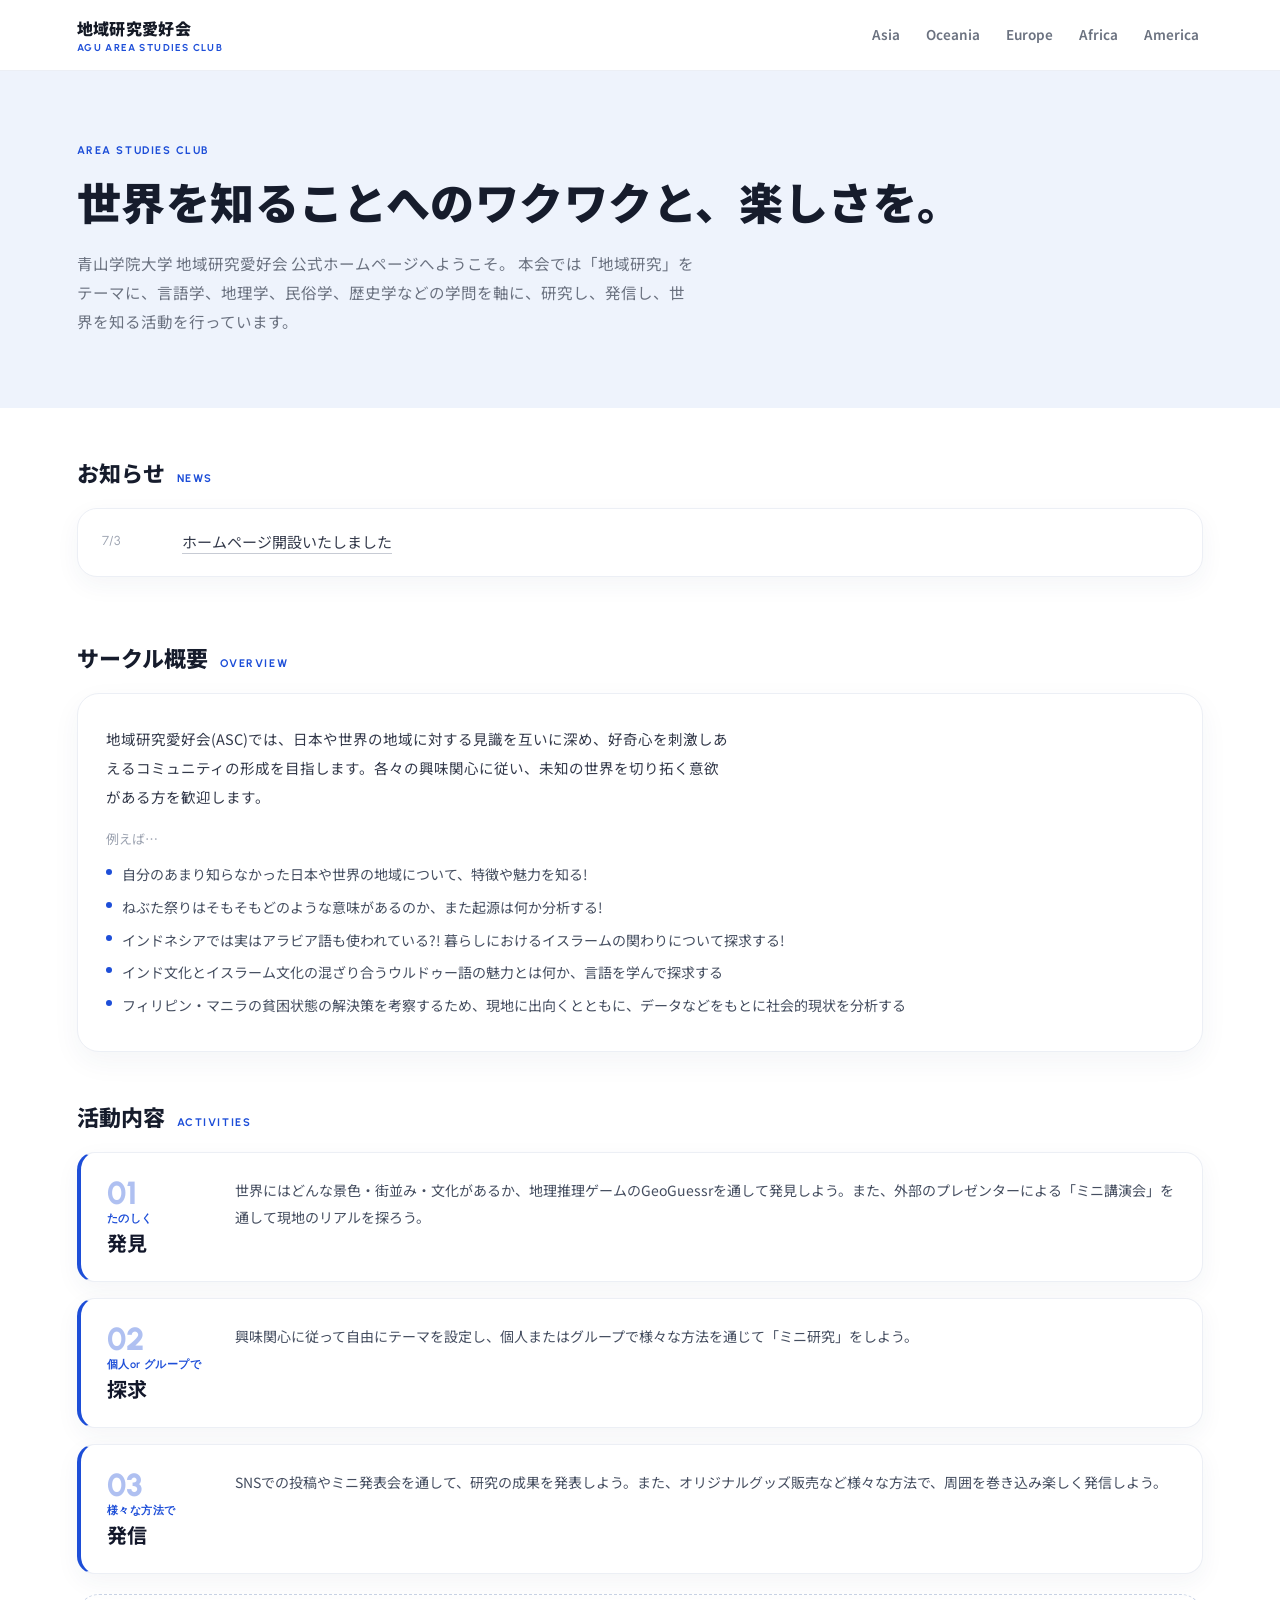
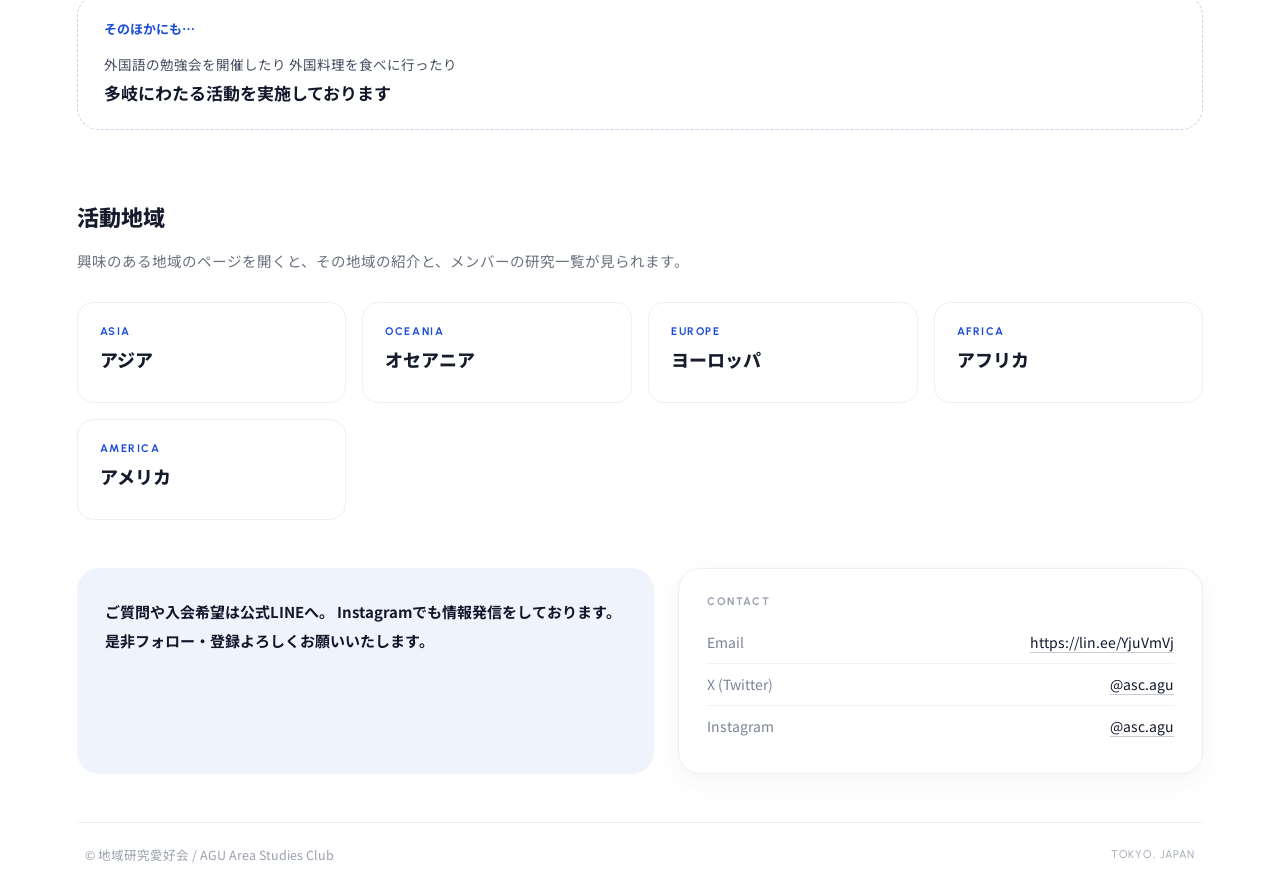
<file: index.html>
<!DOCTYPE html>
<html lang="ja">
<head>
<meta charset="UTF-8">
<meta name="viewport" content="width=device-width, initial-scale=1.0">
<title>地域研究愛好会 | AGU Area Studies Club</title>
<link rel="icon" href="data:image/svg+xml,%3Csvg xmlns='http://www.w3.org/2000/svg' viewBox='0 0 32 32'%3E%3Crect x='2' y='2' width='28' height='28' rx='8' fill='%231d4ed8'/%3E%3C/svg%3E">
<link rel="preconnect" href="https://fonts.googleapis.com">
<link rel="preconnect" href="https://fonts.gstatic.com" crossorigin>
<link href="https://fonts.googleapis.com/css2?family=Urbanist:wght@600;700;800&family=Noto+Sans+JP:wght@400;500;700;900&display=swap" rel="stylesheet">
<link rel="stylesheet" href="style.css">
</head>
<body>

<header class="site-header">
  <a href="index.html" class="site-logo">
    <span class="site-logo-text">
      <span class="site-logo-title">地域研究愛好会</span>
      <span class="site-logo-sub">AGU AREA STUDIES CLUB</span>
    </span>
  </a>
  <nav class="site-nav">
    <a href="asia.html">Asia</a>
    <a href="oceania.html">Oceania</a>
    <a href="europe.html">Europe</a>
    <a href="africa.html">Africa</a>
    <a href="america.html">America</a>
  </nav>
</header>

<div class="hero">
  <span class="eyebrow" id="hero-eyebrow">Area Studies</span>
  <h1 id="hero-title">世界の地域を、学び・比べ・語り合う。</h1>
  <p id="hero-body">地域研究愛好会は、アジア・オセアニア・ヨーロッパ・アフリカ・アメリカの歴史や社会、文化を比較しながら学ぶサークルです。各地域のページから、メンバーが取り組んでいる研究の一覧を見ることができます。</p>
</div>

<section>
  <div style="display:flex; align-items:baseline; gap:12px; margin-bottom:20px;">
    <h2 style="margin:0;">お知らせ</h2>
    <span class="eyebrow">NEWS</span>
  </div>
  <div class="news-box" id="news-list"></div>
</section>

<section style="padding-top:16px;">
  <div style="display:flex; align-items:baseline; gap:12px; margin-bottom:20px;">
    <h2 style="margin:0;">サークル概要</h2>
    <span class="eyebrow">OVERVIEW</span>
  </div>
  <div class="overview-card">
    <p class="lead" id="overview-lead">
      地域研究愛好会(ASC)では、日本や世界の地域に対する見識を互いに深め、好奇心を刺激しあえるコミュニティの形成を目指します。
      各々の興味関心に従い、未知の世界を切り拓く意欲がある方を歓迎します。
    </p>
    <p class="examples-label">例えば…</p>
    <div id="overview-examples"></div>
  </div>
</section>

<section style="padding-top:0;">
  <div style="display:flex; align-items:baseline; gap:12px; margin-bottom:20px;">
    <h2 style="margin:0;">活動内容</h2>
    <span class="eyebrow">ACTIVITIES</span>
  </div>

  <div class="pillar-list" id="pillar-list"></div>

  <div class="extra-box">
    <p class="extra-label">そのほかにも…</p>
    <div class="extra-grid" id="extra-grid"></div>
  </div>

  <p class="recruit-note" id="recruit-note">
    具体的な活動内容については検討中につき、アイデアを募集しています。
    アイデアのある方、あるいは参加希望または活動に興味のある方は、DMまたはキャプションのフォームからお気軽にご連絡ください!
  </p>
</section>

<section style="padding-top:0;">
  <h2>活動地域</h2>
  <p class="section-lead">興味のある地域のページを開くと、その地域の紹介と、メンバーの研究一覧が見られます。</p>
  <div class="region-grid">

    <a class="region-card" href="asia.html">
      <span class="eyebrow">Asia</span>
      <h3 id="region-card-title-asia">アジア</h3>
      <p id="region-card-desc-asia">東アジア・東南アジア・南アジアの歴史的背景や現代社会の動きを比較しながら学びます。</p>
    </a>

    <a class="region-card" href="oceania.html">
      <span class="eyebrow">Oceania</span>
      <h3 id="region-card-title-oceania">オセアニア</h3>
      <p id="region-card-desc-oceania">島嶼国家群の文化的多様性と、先住民族の伝統・現代における課題を扱います。</p>
    </a>

    <a class="region-card" href="europe.html">
      <span class="eyebrow">Europe</span>
      <h3 id="region-card-title-europe">ヨーロッパ</h3>
      <p id="region-card-desc-europe">国家間の統合と多様な国民文化の共存という視点から、政治・社会・文化を横断的に学びます。</p>
    </a>

    <a class="region-card" href="africa.html">
      <span class="eyebrow">Africa</span>
      <h3 id="region-card-title-africa">アフリカ</h3>
      <p id="region-card-desc-africa">多様な民族・言語・歴史を持つ大陸を、植民地史から現代の開発課題まで幅広く扱います。</p>
    </a>

    <a class="region-card" href="america.html">
      <span class="eyebrow">America</span>
      <h3 id="region-card-title-america">アメリカ</h3>
      <p id="region-card-desc-america">北米・中南米を対象に、移民社会の形成や地域統合、文化的多様性について学びます。</p>
    </a>

  </div>
</section>

<section style="padding-top:0;">
  <div class="join-grid">
    <div class="join-note">
      <p id="join-note">
        今後、本格的な活動開始に向け「プレ定例会」などの実施を予定しています。
        ぜひ当アカウントをフォローしてお待ちください!
      </p>
    </div>
    <div class="contact-box">
      <div class="contact-label">CONTACT</div>
      <div id="contact-list"></div>
    </div>
  </div>
</section>

<div id="custom-sections"></div>

<footer class="site-footer">
  <span>© 地域研究愛好会 / AGU Area Studies Club</span>
  <span>TOKYO, JAPAN</span>
</footer>

<script src="site-data.js"></script>
<script src="site-render.js"></script>
</body>
</html>
</file>
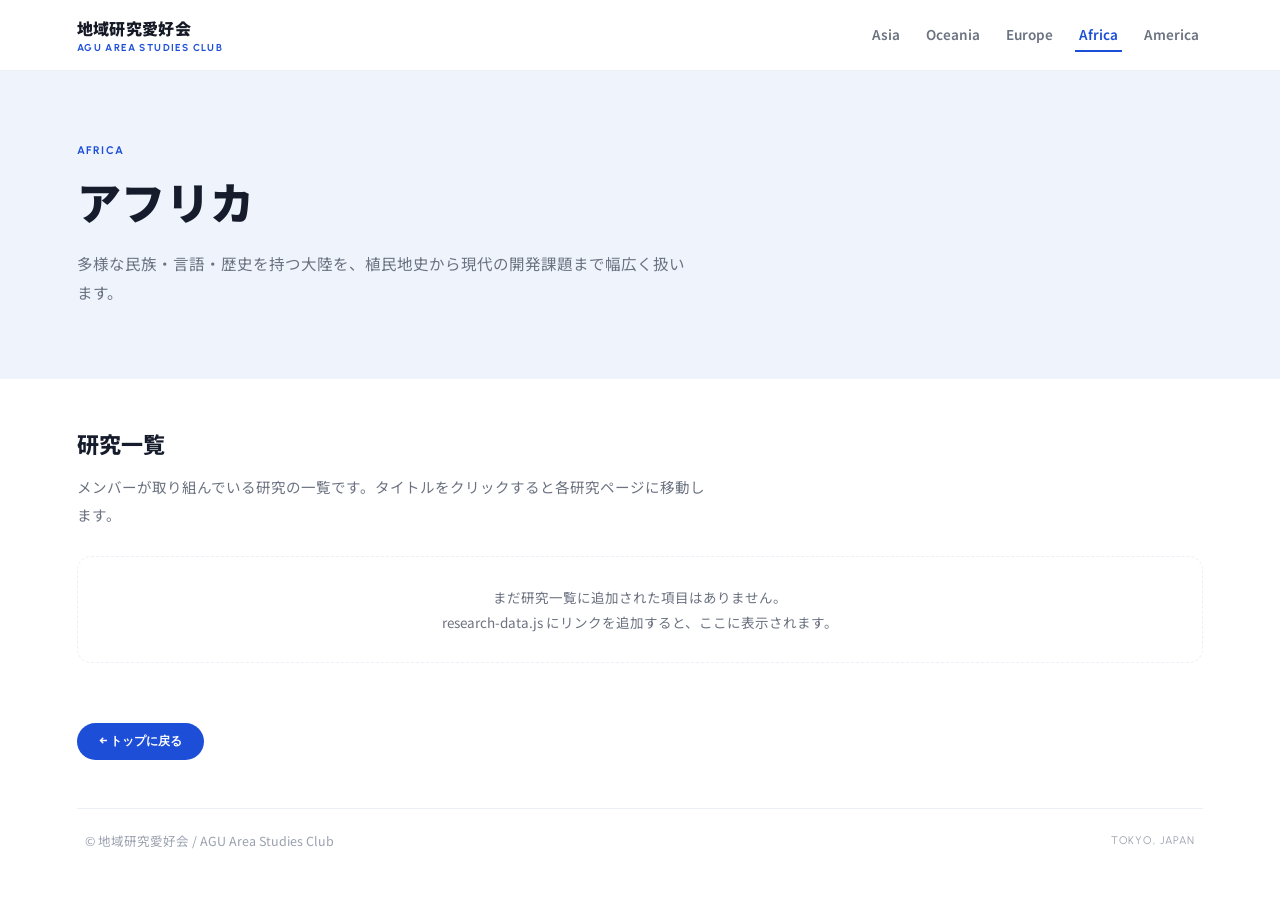
<file: africa.html>
<!DOCTYPE html>
<html lang="ja">
<head>
<meta charset="UTF-8">
<meta name="viewport" content="width=device-width, initial-scale=1.0">
<title>アフリカ | 地域研究愛好会</title>
<link rel="icon" href="data:image/svg+xml,%3Csvg xmlns='http://www.w3.org/2000/svg' viewBox='0 0 32 32'%3E%3Crect x='2' y='2' width='28' height='28' rx='8' fill='%231d4ed8'/%3E%3C/svg%3E">
<link rel="preconnect" href="https://fonts.googleapis.com">
<link rel="preconnect" href="https://fonts.gstatic.com" crossorigin>
<link href="https://fonts.googleapis.com/css2?family=Urbanist:wght@600;700;800&family=Noto+Sans+JP:wght@400;500;700;900&display=swap" rel="stylesheet">
<link rel="stylesheet" href="style.css">
</head>
<body>

<header class="site-header">
  <a href="index.html" class="site-logo">
    <span class="site-logo-text">
      <span class="site-logo-title">地域研究愛好会</span>
      <span class="site-logo-sub">AGU AREA STUDIES CLUB</span>
    </span>
  </a>
  <nav class="site-nav">
    <a href="asia.html" class="">Asia</a>
    <a href="oceania.html" class="">Oceania</a>
    <a href="europe.html" class="">Europe</a>
    <a href="africa.html" class="active">Africa</a>
    <a href="america.html" class="">America</a>
  </nav>
</header>

<div class="hero" id="region-hero" data-region="africa">
  <span class="eyebrow" id="region-hero-en"></span>
  <h1 id="region-hero-jp"></h1>
  <p id="region-hero-intro"></p>
</div>

<section>
  <h2>研究一覧</h2>
  <p class="section-lead">メンバーが取り組んでいる研究の一覧です。タイトルをクリックすると各研究ページに移動します。</p>
  <div class="research-list" id="research-list" data-region="africa"></div>
</section>

<section style="padding-top:12px;">
  <a href="index.html" class="back-link">← トップに戻る</a>
</section>

<footer class="site-footer">
  <span>© 地域研究愛好会 / AGU Area Studies Club</span>
  <span>TOKYO, JAPAN</span>
</footer>

<script src="site-data.js"></script>
<script src="site-render.js"></script>
<script src="research-data.js"></script>
<script src="research-render.js"></script>
</body>
</html>
</file>
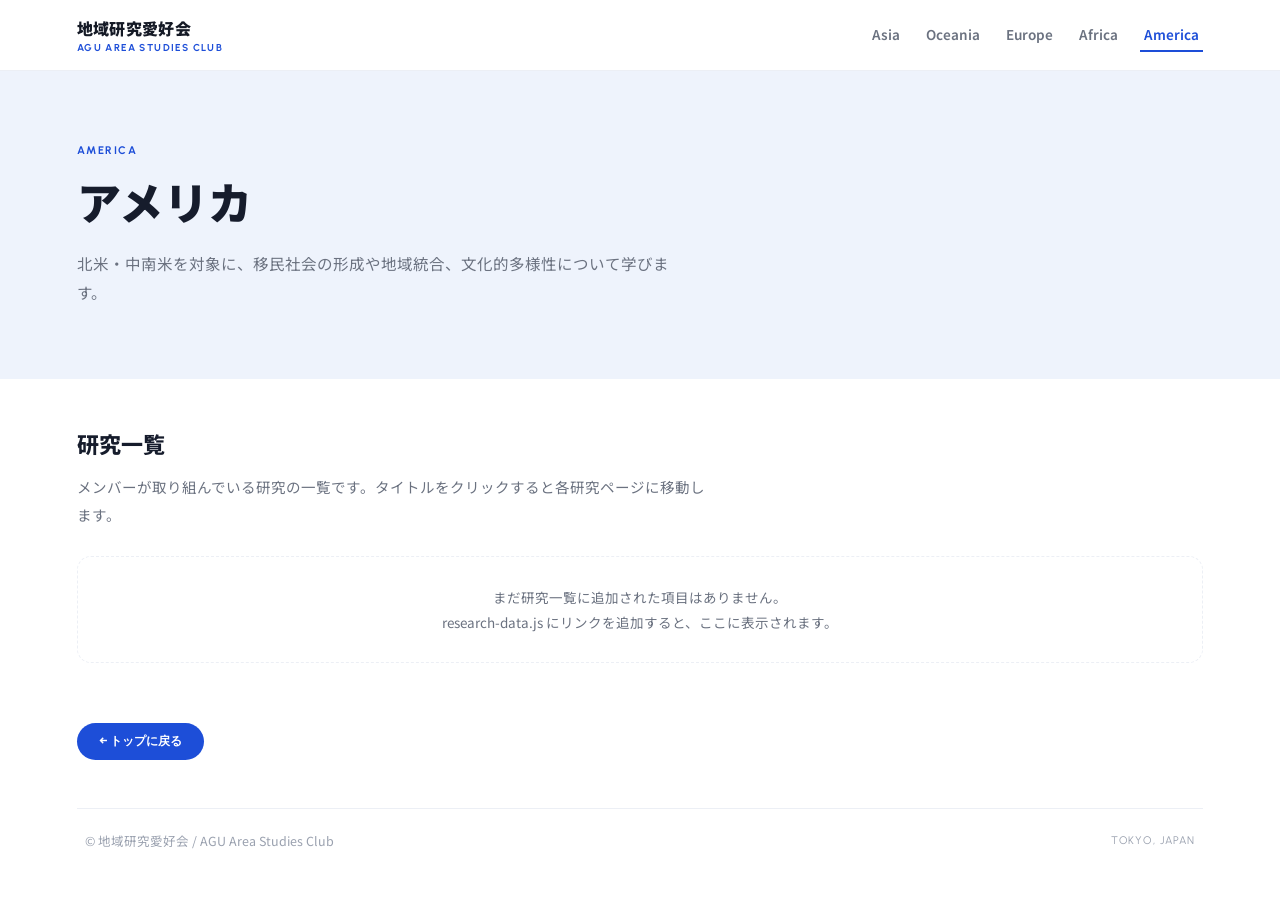
<file: america.html>
<!DOCTYPE html>
<html lang="ja">
<head>
<meta charset="UTF-8">
<meta name="viewport" content="width=device-width, initial-scale=1.0">
<title>アメリカ | 地域研究愛好会</title>
<link rel="icon" href="data:image/svg+xml,%3Csvg xmlns='http://www.w3.org/2000/svg' viewBox='0 0 32 32'%3E%3Crect x='2' y='2' width='28' height='28' rx='8' fill='%231d4ed8'/%3E%3C/svg%3E">
<link rel="preconnect" href="https://fonts.googleapis.com">
<link rel="preconnect" href="https://fonts.gstatic.com" crossorigin>
<link href="https://fonts.googleapis.com/css2?family=Urbanist:wght@600;700;800&family=Noto+Sans+JP:wght@400;500;700;900&display=swap" rel="stylesheet">
<link rel="stylesheet" href="style.css">
</head>
<body>

<header class="site-header">
  <a href="index.html" class="site-logo">
    <span class="site-logo-text">
      <span class="site-logo-title">地域研究愛好会</span>
      <span class="site-logo-sub">AGU AREA STUDIES CLUB</span>
    </span>
  </a>
  <nav class="site-nav">
    <a href="asia.html" class="">Asia</a>
    <a href="oceania.html" class="">Oceania</a>
    <a href="europe.html" class="">Europe</a>
    <a href="africa.html" class="">Africa</a>
    <a href="america.html" class="active">America</a>
  </nav>
</header>

<div class="hero" id="region-hero" data-region="america">
  <span class="eyebrow" id="region-hero-en"></span>
  <h1 id="region-hero-jp"></h1>
  <p id="region-hero-intro"></p>
</div>

<section>
  <h2>研究一覧</h2>
  <p class="section-lead">メンバーが取り組んでいる研究の一覧です。タイトルをクリックすると各研究ページに移動します。</p>
  <div class="research-list" id="research-list" data-region="america"></div>
</section>

<section style="padding-top:12px;">
  <a href="index.html" class="back-link">← トップに戻る</a>
</section>

<footer class="site-footer">
  <span>© 地域研究愛好会 / AGU Area Studies Club</span>
  <span>TOKYO, JAPAN</span>
</footer>

<script src="site-data.js"></script>
<script src="site-render.js"></script>
<script src="research-data.js"></script>
<script src="research-render.js"></script>
</body>
</html>
</file>
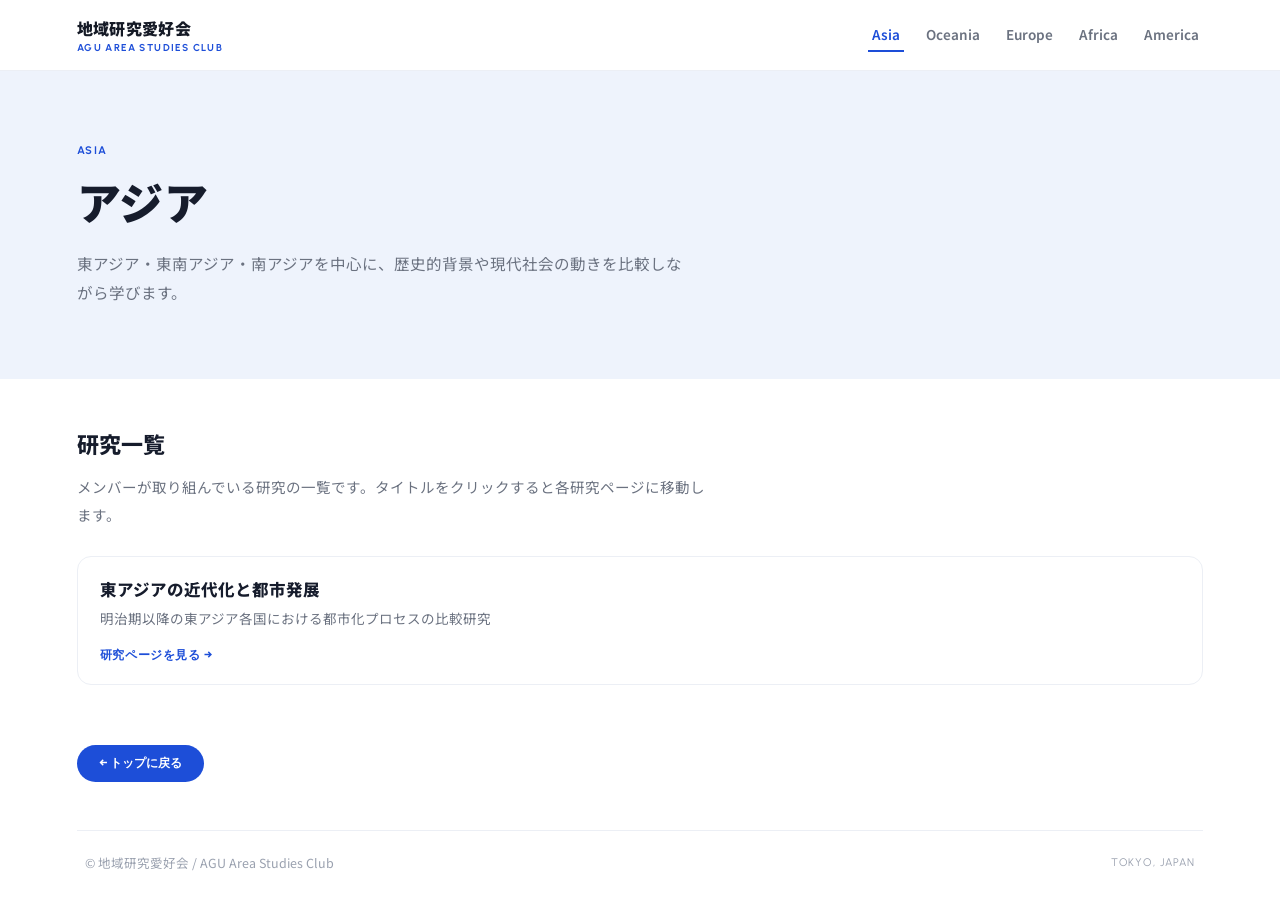
<file: asia.html>
<!DOCTYPE html>
<html lang="ja">
<head>
<meta charset="UTF-8">
<meta name="viewport" content="width=device-width, initial-scale=1.0">
<title>アジア | 地域研究愛好会</title>
<link rel="icon" href="data:image/svg+xml,%3Csvg xmlns='http://www.w3.org/2000/svg' viewBox='0 0 32 32'%3E%3Crect x='2' y='2' width='28' height='28' rx='8' fill='%231d4ed8'/%3E%3C/svg%3E">
<link rel="preconnect" href="https://fonts.googleapis.com">
<link rel="preconnect" href="https://fonts.gstatic.com" crossorigin>
<link href="https://fonts.googleapis.com/css2?family=Urbanist:wght@600;700;800&family=Noto+Sans+JP:wght@400;500;700;900&display=swap" rel="stylesheet">
<link rel="stylesheet" href="style.css">
</head>
<body>

<header class="site-header">
  <a href="index.html" class="site-logo">
    <span class="site-logo-text">
      <span class="site-logo-title">地域研究愛好会</span>
      <span class="site-logo-sub">AGU AREA STUDIES CLUB</span>
    </span>
  </a>
  <nav class="site-nav">
    <a href="asia.html" class="active">Asia</a>
    <a href="oceania.html" class="">Oceania</a>
    <a href="europe.html" class="">Europe</a>
    <a href="africa.html" class="">Africa</a>
    <a href="america.html" class="">America</a>
  </nav>
</header>

<div class="hero" id="region-hero" data-region="asia">
  <span class="eyebrow" id="region-hero-en"></span>
  <h1 id="region-hero-jp"></h1>
  <p id="region-hero-intro"></p>
</div>

<section>
  <h2>研究一覧</h2>
  <p class="section-lead">メンバーが取り組んでいる研究の一覧です。タイトルをクリックすると各研究ページに移動します。</p>
  <div class="research-list" id="research-list" data-region="asia"></div>
</section>

<section style="padding-top:12px;">
  <a href="index.html" class="back-link">← トップに戻る</a>
</section>

<footer class="site-footer">
  <span>© 地域研究愛好会 / AGU Area Studies Club</span>
  <span>TOKYO, JAPAN</span>
</footer>

<script src="site-data.js"></script>
<script src="site-render.js"></script>
<script src="research-data.js"></script>
<script src="research-render.js"></script>
</body>
</html>
</file>
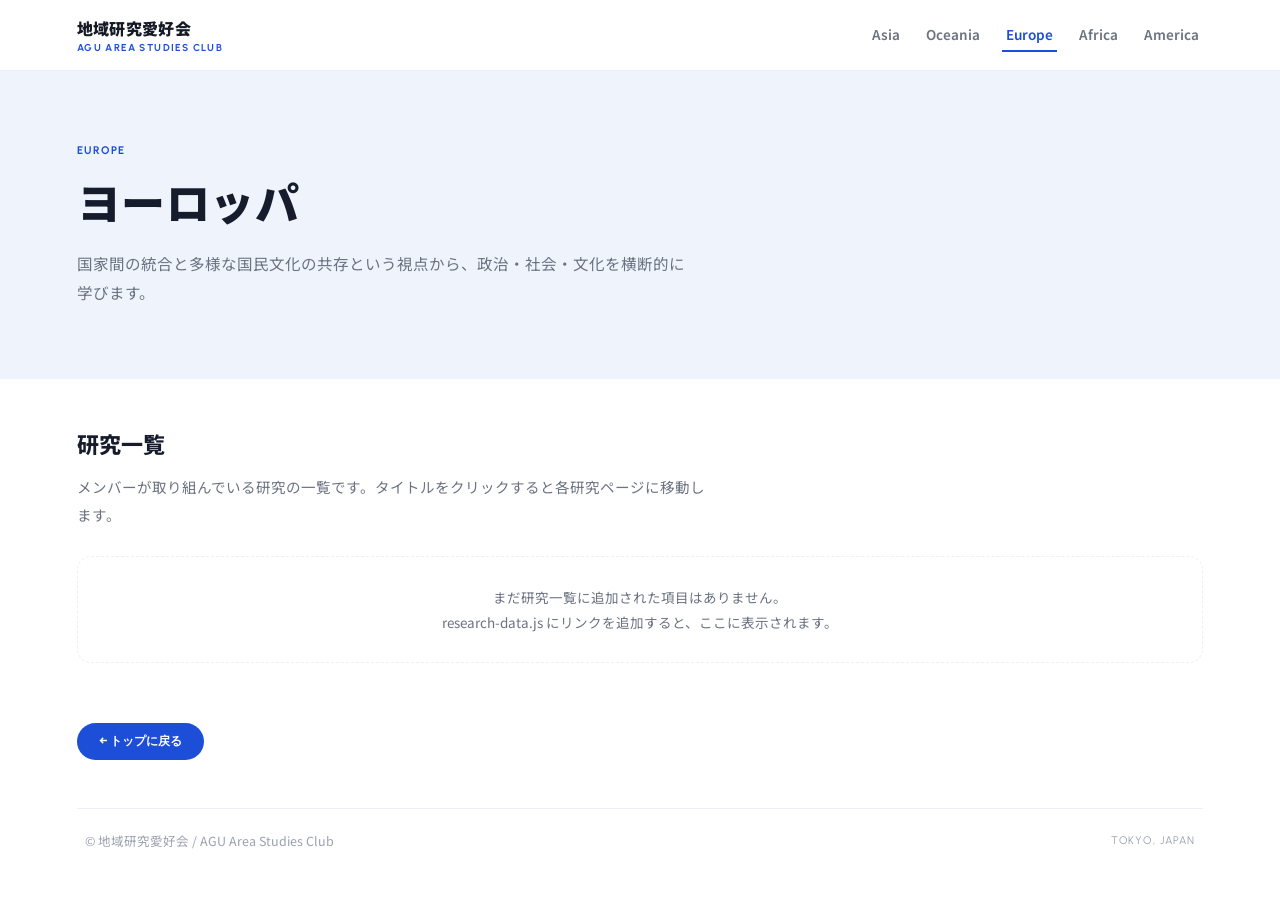
<file: europe.html>
<!DOCTYPE html>
<html lang="ja">
<head>
<meta charset="UTF-8">
<meta name="viewport" content="width=device-width, initial-scale=1.0">
<title>ヨーロッパ | 地域研究愛好会</title>
<link rel="icon" href="data:image/svg+xml,%3Csvg xmlns='http://www.w3.org/2000/svg' viewBox='0 0 32 32'%3E%3Crect x='2' y='2' width='28' height='28' rx='8' fill='%231d4ed8'/%3E%3C/svg%3E">
<link rel="preconnect" href="https://fonts.googleapis.com">
<link rel="preconnect" href="https://fonts.gstatic.com" crossorigin>
<link href="https://fonts.googleapis.com/css2?family=Urbanist:wght@600;700;800&family=Noto+Sans+JP:wght@400;500;700;900&display=swap" rel="stylesheet">
<link rel="stylesheet" href="style.css">
</head>
<body>

<header class="site-header">
  <a href="index.html" class="site-logo">
    <span class="site-logo-text">
      <span class="site-logo-title">地域研究愛好会</span>
      <span class="site-logo-sub">AGU AREA STUDIES CLUB</span>
    </span>
  </a>
  <nav class="site-nav">
    <a href="asia.html" class="">Asia</a>
    <a href="oceania.html" class="">Oceania</a>
    <a href="europe.html" class="active">Europe</a>
    <a href="africa.html" class="">Africa</a>
    <a href="america.html" class="">America</a>
  </nav>
</header>

<div class="hero" id="region-hero" data-region="europe">
  <span class="eyebrow" id="region-hero-en"></span>
  <h1 id="region-hero-jp"></h1>
  <p id="region-hero-intro"></p>
</div>

<section>
  <h2>研究一覧</h2>
  <p class="section-lead">メンバーが取り組んでいる研究の一覧です。タイトルをクリックすると各研究ページに移動します。</p>
  <div class="research-list" id="research-list" data-region="europe"></div>
</section>

<section style="padding-top:12px;">
  <a href="index.html" class="back-link">← トップに戻る</a>
</section>

<footer class="site-footer">
  <span>© 地域研究愛好会 / AGU Area Studies Club</span>
  <span>TOKYO, JAPAN</span>
</footer>

<script src="site-data.js"></script>
<script src="site-render.js"></script>
<script src="research-data.js"></script>
<script src="research-render.js"></script>
</body>
</html>
</file>
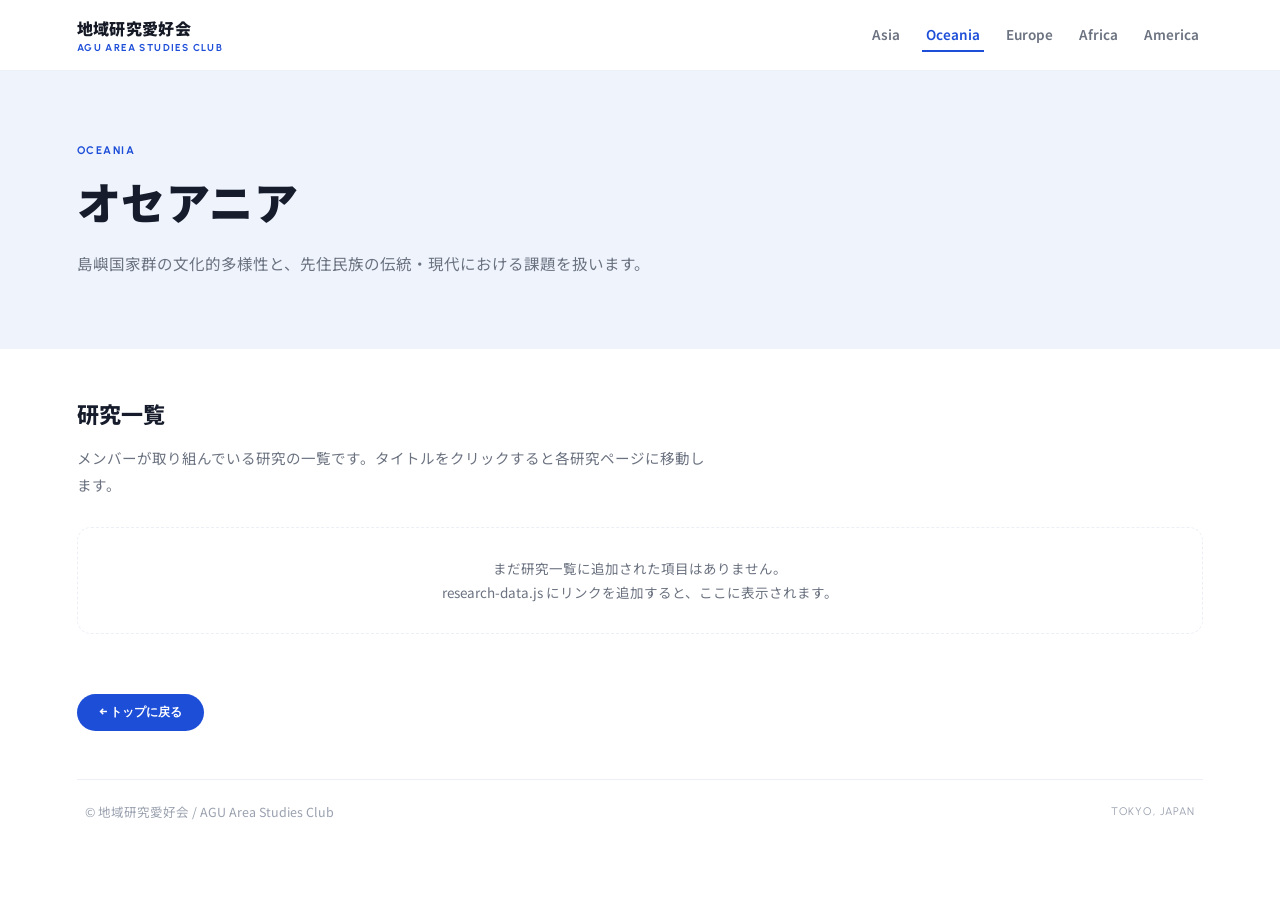
<file: oceania.html>
<!DOCTYPE html>
<html lang="ja">
<head>
<meta charset="UTF-8">
<meta name="viewport" content="width=device-width, initial-scale=1.0">
<title>オセアニア | 地域研究愛好会</title>
<link rel="icon" href="data:image/svg+xml,%3Csvg xmlns='http://www.w3.org/2000/svg' viewBox='0 0 32 32'%3E%3Crect x='2' y='2' width='28' height='28' rx='8' fill='%231d4ed8'/%3E%3C/svg%3E">
<link rel="preconnect" href="https://fonts.googleapis.com">
<link rel="preconnect" href="https://fonts.gstatic.com" crossorigin>
<link href="https://fonts.googleapis.com/css2?family=Urbanist:wght@600;700;800&family=Noto+Sans+JP:wght@400;500;700;900&display=swap" rel="stylesheet">
<link rel="stylesheet" href="style.css">
</head>
<body>

<header class="site-header">
  <a href="index.html" class="site-logo">
    <span class="site-logo-text">
      <span class="site-logo-title">地域研究愛好会</span>
      <span class="site-logo-sub">AGU AREA STUDIES CLUB</span>
    </span>
  </a>
  <nav class="site-nav">
    <a href="asia.html" class="">Asia</a>
    <a href="oceania.html" class="active">Oceania</a>
    <a href="europe.html" class="">Europe</a>
    <a href="africa.html" class="">Africa</a>
    <a href="america.html" class="">America</a>
  </nav>
</header>

<div class="hero" id="region-hero" data-region="oceania">
  <span class="eyebrow" id="region-hero-en"></span>
  <h1 id="region-hero-jp"></h1>
  <p id="region-hero-intro"></p>
</div>

<section>
  <h2>研究一覧</h2>
  <p class="section-lead">メンバーが取り組んでいる研究の一覧です。タイトルをクリックすると各研究ページに移動します。</p>
  <div class="research-list" id="research-list" data-region="oceania"></div>
</section>

<section style="padding-top:12px;">
  <a href="index.html" class="back-link">← トップに戻る</a>
</section>

<footer class="site-footer">
  <span>© 地域研究愛好会 / AGU Area Studies Club</span>
  <span>TOKYO, JAPAN</span>
</footer>

<script src="site-data.js"></script>
<script src="site-render.js"></script>
<script src="research-data.js"></script>
<script src="research-render.js"></script>
</body>
</html>
</file>
<file: style.css>
/* 地域研究愛好会 サイト共通スタイル */

:root {
  --accent: #1d4ed8;
  --hero-bg: #eef3fc;
  --text: #161c2c;
  --muted: #6b7280;
  --border: #eceff5;
  --card-bg: #ffffff;
}

* { box-sizing: border-box; }

body {
  margin: 0;
  font-family: 'Noto Sans JP', -apple-system, BlinkMacSystemFont, sans-serif;
  color: var(--text);
  background: #ffffff;
}

a { color: inherit; text-decoration: none; }

.eyebrow {
  font-family: 'Urbanist', sans-serif;
  font-weight: 700;
  font-size: 11px;
  letter-spacing: 0.14em;
  color: var(--accent);
  text-transform: uppercase;
}

/* ヘッダー(全ページ共通) */
.site-header {
  position: sticky;
  top: 0;
  z-index: 40;
  padding: 16px 6vw;
  background: rgba(255, 255, 255, 0.9);
  backdrop-filter: blur(14px);
  -webkit-backdrop-filter: blur(14px);
  border-bottom: 1px solid var(--border);
  display: flex;
  align-items: center;
  justify-content: space-between;
  flex-wrap: wrap;
  gap: 12px;
}

.site-logo {
  display: flex;
  align-items: center;
  gap: 10px;
}

.site-logo-text {
  display: flex;
  flex-direction: column;
  gap: 1px;
}

.site-logo-title {
  font-weight: 900;
  font-size: 16px;
  letter-spacing: 0.02em;
  color: #151a26;
}

.site-logo-sub {
  font-family: 'Urbanist', sans-serif;
  font-weight: 700;
  font-size: 10px;
  letter-spacing: 0.14em;
  color: var(--accent);
}

.site-nav {
  display: flex;
  gap: 6px 18px;
  flex-wrap: wrap;
  font-size: 13.5px;
  font-weight: 600;
}

.site-nav a {
  padding: 6px 4px;
  color: var(--muted);
  border-bottom: 2px solid transparent;
  transition: color 0.15s ease, border-color 0.15s ease;
}

.site-nav a:hover,
.site-nav a.active {
  color: var(--accent);
  border-bottom-color: var(--accent);
}

/* ヒーロー(トップページ) */
.hero {
  background: var(--hero-bg);
  padding: 64px 6vw 56px;
}

.hero h1 {
  font-size: clamp(28px, 4vw, 44px);
  font-weight: 900;
  margin: 10px 0 14px;
  letter-spacing: 0.01em;
}

.hero p {
  max-width: 620px;
  color: var(--muted);
  font-size: 15.5px;
  line-height: 1.9;
}

section {
  padding: 48px 6vw;
}

section h2 {
  font-size: 22px;
  font-weight: 800;
  margin: 0 0 8px;
}

section > .section-lead {
  color: var(--muted);
  font-size: 14.5px;
  line-height: 1.9;
  max-width: 640px;
  margin-bottom: 28px;
}

/* お知らせ */
.news-box {
  background: var(--card-bg);
  border: 1px solid var(--border);
  border-radius: 20px;
  padding: 6px 24px;
  box-shadow: 0 8px 24px rgba(30, 50, 100, 0.05);
}

.news-row {
  display: flex;
  gap: 28px;
  padding: 16px 0;
  border-bottom: 1px solid #f0f2f6;
}

.news-row:last-child { border-bottom: none; }

.news-date {
  font-family: 'Urbanist', sans-serif;
  font-size: 13px;
  color: #9aa1af;
  width: 52px;
  flex-shrink: 0;
  padding-top: 2px;
}

.news-title {
  font-size: 15px;
  color: #33394a;
  border-bottom: 1px solid #c7cbd4;
  padding-bottom: 1px;
  width: fit-content;
  transition: color 0.2s ease;
}

.news-title:hover { color: var(--accent); }

/* サークル概要 */
.overview-card {
  background: var(--card-bg);
  border: 1px solid var(--border);
  border-radius: 22px;
  padding: 30px 28px;
  box-shadow: 0 10px 28px rgba(30, 50, 100, 0.05);
}

.overview-card > p.lead {
  margin: 0 0 18px;
  font-size: 14.5px;
  line-height: 2;
  color: #33394a;
  max-width: 78ch;
}

.overview-card > p.examples-label {
  margin: 0 0 10px;
  font-size: 13px;
  color: #9aa1af;
}

.example-row {
  display: flex;
  gap: 10px;
  align-items: flex-start;
  padding: 3px 0;
}

.example-dot {
  width: 6px;
  height: 6px;
  border-radius: 50%;
  background: var(--accent);
  margin-top: 8px;
  flex-shrink: 0;
}

.example-text {
  margin: 0;
  font-size: 14px;
  line-height: 1.9;
  color: #454e60;
}

/* 活動内容 */
.pillar-list {
  display: flex;
  flex-direction: column;
  gap: 16px;
}

.pillar-card {
  display: grid;
  grid-template-columns: 108px 1fr;
  gap: 20px;
  background: var(--card-bg);
  border: 1px solid var(--border);
  border-left: 4px solid var(--accent);
  border-radius: 18px;
  padding: 24px 26px;
  align-items: start;
  box-shadow: 0 8px 24px rgba(30, 50, 100, 0.05);
  transition: box-shadow 0.3s ease, transform 0.3s ease;
}

.pillar-card:hover {
  box-shadow: 0 14px 32px rgba(30, 50, 100, 0.1);
  transform: translateY(-4px);
}

.pillar-num {
  font-family: 'Urbanist', sans-serif;
  font-size: 32px;
  font-weight: 800;
  color: var(--accent);
  opacity: 0.35;
  line-height: 1;
}

.pillar-kicker {
  display: block;
  font-family: 'Urbanist', sans-serif;
  font-size: 11px;
  color: var(--accent);
  font-weight: 600;
  letter-spacing: 0.04em;
  margin-top: 2px;
}

.pillar-label {
  display: block;
  font-size: 20px;
  font-weight: 700;
  color: #12172a;
  margin-top: 2px;
}

.pillar-body {
  margin: 0;
  font-size: 14px;
  line-height: 1.9;
  color: #454e60;
}

.extra-box {
  border: 1.5px dashed #c9d3e6;
  border-radius: 22px;
  padding: 24px 26px;
  margin-top: 20px;
}

.extra-box > p.extra-label {
  margin: 0 0 16px;
  font-size: 13px;
  font-weight: 700;
  color: var(--accent);
}

.extra-grid {
  display: grid;
  grid-template-columns: repeat(auto-fit, minmax(200px, 1fr));
  gap: 20px;
}

.extra-lead {
  margin: 0 0 6px;
  font-size: 13.5px;
  color: #454e60;
}

.extra-highlight {
  margin: 0;
  font-size: 17px;
  font-weight: 700;
  color: #12172a;
}

.recruit-note {
  margin: 22px 4px 0;
  font-size: 13.5px;
  line-height: 2;
  color: #454e60;
}

/* 参加案内 / お問い合わせ */
.join-grid {
  display: grid;
  grid-template-columns: 1.1fr 1fr;
  gap: 24px;
}

@media (max-width: 720px) {
  .join-grid { grid-template-columns: 1fr; }
  .pillar-card { grid-template-columns: 1fr; }
}

.join-note {
  background: var(--hero-bg);
  border-radius: 22px;
  padding: 30px 28px;
}

.join-note p {
  margin: 0;
  font-size: 15px;
  font-weight: 700;
  line-height: 1.9;
  color: #12172a;
}

.contact-box {
  background: var(--card-bg);
  border: 1px solid var(--border);
  border-radius: 22px;
  padding: 26px 28px;
  height: fit-content;
  box-shadow: 0 8px 24px rgba(30, 50, 100, 0.05);
}

.contact-box .contact-label {
  font-family: 'Urbanist', sans-serif;
  font-size: 11px;
  font-weight: 700;
  letter-spacing: 0.16em;
  color: #9aa1af;
  margin-bottom: 14px;
}

.contact-row {
  display: flex;
  justify-content: space-between;
  padding: 10px 0;
  border-bottom: 1px solid #f0f2f6;
  font-size: 14px;
}

.contact-row:last-child { border-bottom: none; }

.contact-row span { color: #7a8296; }

.contact-row a {
  color: #12172a;
  border-bottom: 1px solid #c7cbd4;
  transition: color 0.2s ease;
}

.contact-row a:hover { color: var(--accent); }

/* 自由セクション(editor.htmlで追加)のブロック */
.cs-heading {
  font-size: 17px;
  font-weight: 800;
  margin: 6px 0 10px;
  color: #12172a;
}

.cs-text {
  font-size: 14px;
  line-height: 1.95;
  color: #33394a;
  margin: 0 0 12px;
}

.cs-text a {
  color: var(--accent);
  border-bottom: 1px solid var(--accent);
}

.cs-image { margin: 14px 0; }

.cs-image img {
  max-width: 100%;
  border-radius: 14px;
  display: block;
}

.cs-caption {
  font-size: 12.5px;
  color: #9aa1af;
  margin-top: 8px;
}

.cs-divider {
  border: none;
  border-top: 1.5px dashed #c9d3e6;
  margin: 20px 0;
}

.cs-button {
  display: inline-block;
  font-family: 'Urbanist', sans-serif;
  font-weight: 700;
  font-size: 12.5px;
  color: #fff;
  background: var(--accent);
  padding: 10px 22px;
  border-radius: 999px;
  transition: transform 0.2s ease;
}

.cs-button:hover { transform: scale(1.05); }

/* 地域カードグリッド(トップページ) */
.region-grid {
  display: grid;
  grid-template-columns: repeat(auto-fill, minmax(220px, 1fr));
  gap: 16px;
}

.region-card {
  display: block;
  padding: 22px;
  border: 1px solid var(--border);
  border-radius: 16px;
  background: var(--card-bg);
  transition: transform 0.2s ease, box-shadow 0.2s ease, border-color 0.2s ease;
}

.region-card:hover {
  transform: translateY(-3px);
  box-shadow: 0 10px 24px rgba(29, 78, 216, 0.1);
  border-color: var(--accent);
}

.region-card .eyebrow { display: block; margin-bottom: 8px; }

.region-card h3 {
  font-size: 18px;
  font-weight: 800;
  margin: 0 0 8px;
}

.region-card p {
  font-size: 13.5px;
  color: var(--muted);
  line-height: 1.7;
  margin: 0;
}

/* 研究一覧(各地域ページ) */
.research-list {
  display: grid;
  gap: 14px;
}

.research-card {
  display: block;
  padding: 20px 22px;
  border: 1px solid var(--border);
  border-radius: 14px;
  background: var(--card-bg);
  transition: transform 0.15s ease, box-shadow 0.15s ease, border-color 0.15s ease;
}

.research-card:hover {
  transform: translateY(-2px);
  box-shadow: 0 8px 20px rgba(29, 78, 216, 0.1);
  border-color: var(--accent);
}

.research-card h3 {
  font-size: 16.5px;
  font-weight: 800;
  margin: 0 0 6px;
}

.research-card p {
  font-size: 13.5px;
  color: var(--muted);
  line-height: 1.7;
  margin: 0 0 10px;
}

.research-card .research-link {
  font-family: 'Urbanist', sans-serif;
  font-size: 12px;
  font-weight: 700;
  letter-spacing: 0.05em;
  color: var(--accent);
}

.research-empty {
  padding: 28px;
  border: 1.5px dashed var(--border);
  border-radius: 14px;
  color: var(--muted);
  font-size: 13.5px;
  line-height: 1.8;
  text-align: center;
}

/* 戻るボタン */
.back-link {
  display: inline-block;
  font-family: 'Urbanist', sans-serif;
  font-weight: 700;
  font-size: 12px;
  color: #fff;
  background: var(--accent);
  padding: 10px 22px;
  border-radius: 999px;
  transition: transform 0.2s ease;
}

.back-link:hover { transform: scale(1.05); }

/* フッター */
.site-footer {
  margin: 0 6vw;
  padding: 22px 8px;
  border-top: 1px solid var(--border);
  display: flex;
  justify-content: space-between;
  align-items: center;
  flex-wrap: wrap;
  gap: 12px;
}

.site-footer span:first-child {
  font-size: 12.5px;
  color: #9aa1af;
}

.site-footer span:last-child {
  font-family: 'Urbanist', sans-serif;
  font-size: 11px;
  letter-spacing: 0.1em;
  color: #9aa1af;
}
</file>
